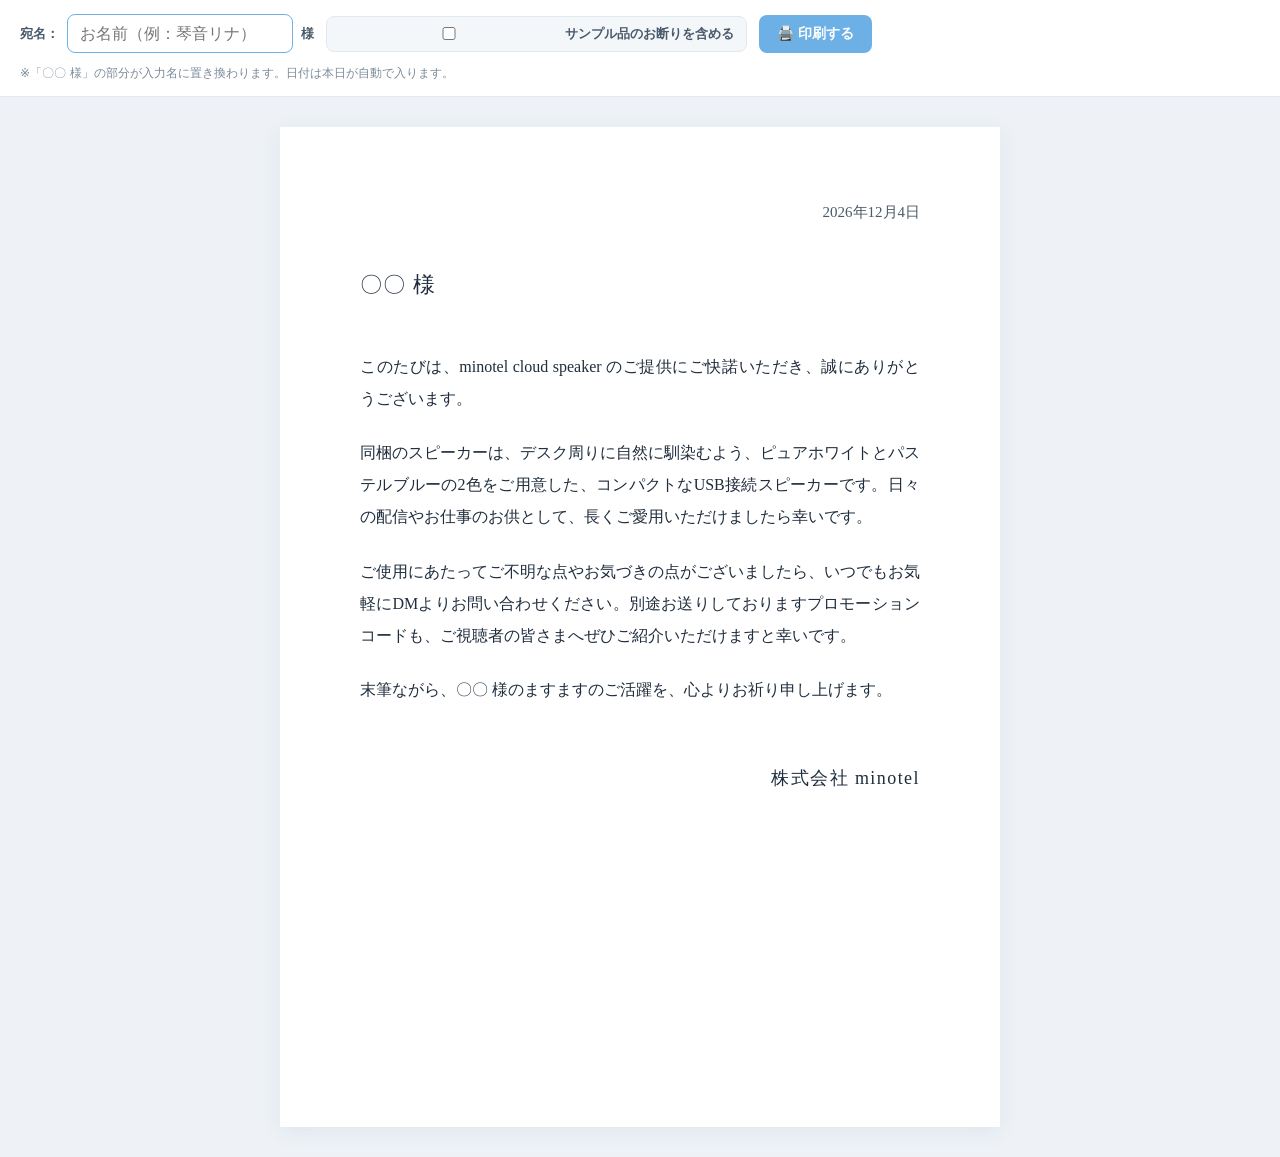
<file: letter.html>
<!DOCTYPE html>
<html lang="ja">
<head>
<meta charset="UTF-8" />
<meta name="viewport" content="width=device-width, initial-scale=1.0" />
<title>送付状 - minotel</title>
<link rel="icon" href="data:image/svg+xml,%3Csvg xmlns='http://www.w3.org/2000/svg' viewBox='0 0 64 64'%3E%3Crect width='64' height='64' rx='16' fill='%236cb0e6'/%3E%3Ctext x='50%25' y='54%25' font-size='38' font-family='sans-serif' font-weight='700' fill='white' text-anchor='middle' dominant-baseline='middle'%3Em%3C/text%3E%3C/svg%3E" />
<style>
  /* 画面表示 */
  * { box-sizing: border-box; }
  body {
    margin: 0; background: #eef2f6; color: #1f2d3d;
    font-family: -apple-system, "Hiragino Kaku Gothic ProN", "Yu Gothic", "Meiryo", system-ui, sans-serif;
  }
  .controls {
    background: #fff; padding: 14px 20px; border-bottom: 1px solid #e2e8f0;
    display: flex; flex-wrap: wrap; gap: 12px; align-items: center;
    position: sticky; top: 0; z-index: 5;
  }
  .controls label { font-size: 13px; font-weight: 700; color: #4a5a6a; display: flex; align-items: center; gap: 8px; }
  .controls input {
    padding: 9px 12px; border: 1px solid #cbd5e1; border-radius: 8px;
    font-size: 16px; min-width: 220px; font-family: inherit;
  }
  .controls input:focus { outline: none; border-color: #6cb0e6; }
  .controls button {
    padding: 10px 18px; background: #6cb0e6; color: #fff; border: none;
    border-radius: 8px; font-size: 14px; font-weight: 700; cursor: pointer;
  }
  .controls button:active { transform: scale(0.97); }
  .controls .opt {
    display: inline-flex; align-items: center; gap: 6px;
    font-size: 13px; font-weight: 700; color: #4a5a6a;
    padding: 8px 12px; background: #f4f7fa; border: 1px solid #e2e8f0;
    border-radius: 8px; cursor: pointer; user-select: none;
  }
  .controls .opt input { margin: 0; }
  .hint { font-size: 12px; color: #7a8a9a; }

  /* 手紙本体 */
  .letter {
    max-width: 720px; margin: 30px auto; padding: 70px 80px;
    background: #fff; box-shadow: 0 4px 20px rgba(40,90,140,0.08);
    font-family: "Yu Mincho", "Hiragino Mincho ProN", "MS Mincho", serif;
    font-size: 16px; line-height: 2; color: #1f2d3d;
    min-height: 1000px;
  }
  .date { text-align: right; margin-bottom: 36px; font-size: 15px; color: #4a5a6a; }
  .recipient { font-size: 22px; margin-bottom: 44px; letter-spacing: 0.05em; }
  .body p { margin: 0 0 1.4em; text-align: justify; }
  .signature {
    text-align: right; margin-top: 56px; font-size: 16px;
    line-height: 1.8;
  }
  .signature .company { font-size: 18px; letter-spacing: 0.08em; }

  /* 印刷時 */
  @page { size: A4 portrait; margin: 25mm; }
  @media print {
    body { background: #fff; }
    .controls { display: none !important; }
    .letter {
      max-width: none; margin: 0; padding: 0;
      box-shadow: none; min-height: auto;
    }
  }
</style>
</head>
<body>

<div class="controls">
  <label>
    宛名：
    <input id="name" type="text" placeholder="お名前（例：琴音リナ）" autocomplete="off" />
    <span style="font-weight:700;color:#4a5a6a;">様</span>
  </label>
  <label class="opt">
    <input type="checkbox" id="opt-sample" />
    サンプル品のお断りを含める
  </label>
  <button onclick="window.print()">🖨️ 印刷する</button>
  <span class="hint">※「〇〇 様」の部分が入力名に置き換わります。日付は本日が自動で入ります。</span>
</div>

<div class="letter">
  <div class="date" id="date"></div>

  <div class="recipient"><span data-name>〇〇</span> 様</div>

  <div class="body">
    <p>このたびは、minotel cloud speaker のご提供にご快諾いただき、誠にありがとうございます。</p>

    <p>同梱のスピーカーは、デスク周りに自然に馴染むよう、ピュアホワイトとパステルブルーの2色をご用意した、コンパクトなUSB接続スピーカーです。日々の配信やお仕事のお供として、長くご愛用いただけましたら幸いです。</p>

    <p id="sample-notice" hidden>なお、お送りしたスピーカーは展示にも使用したサンプル品のため、ごくわずかですが擦れや汚れが見られる場合がございます。お気付きの点や気になる箇所がございましたら、いつでもお気軽にご連絡くださいませ。</p>

    <p>ご使用にあたってご不明な点やお気づきの点がございましたら、いつでもお気軽にDMよりお問い合わせください。別途お送りしておりますプロモーションコードも、ご視聴者の皆さまへぜひご紹介いただけますと幸いです。</p>

    <p>末筆ながら、<span data-name>〇〇</span> 様のますますのご活躍を、心よりお祈り申し上げます。</p>
  </div>

  <div class="signature">
    <div class="company">株式会社 minotel</div>
  </div>
</div>

<script>
  // 日付（本日）を自動セット
  const d = new Date();
  document.getElementById("date").textContent =
    `${d.getFullYear()}年${d.getMonth() + 1}月${d.getDate()}日`;

  // 宛名の入力を本文の「〇〇」に反映
  const nameEl = document.getElementById("name");
  const targets = document.querySelectorAll("[data-name]");
  const sync = () => {
    const v = nameEl.value.trim();
    targets.forEach((el) => (el.textContent = v || "〇〇"));
    document.title = (v ? v + "様 - " : "") + "送付状 - minotel";
  };
  nameEl.addEventListener("input", sync);
  // リロード時の復元防止
  nameEl.value = "";
  nameEl.focus();

  // サンプル品のお断り段落のON/OFF
  const optSample = document.getElementById("opt-sample");
  const sampleNotice = document.getElementById("sample-notice");
  optSample.checked = false; // リロード時は常にOFFから
  optSample.addEventListener("change", () => {
    sampleNotice.hidden = !optSample.checked;
  });
</script>

</body>
</html>
</file>
